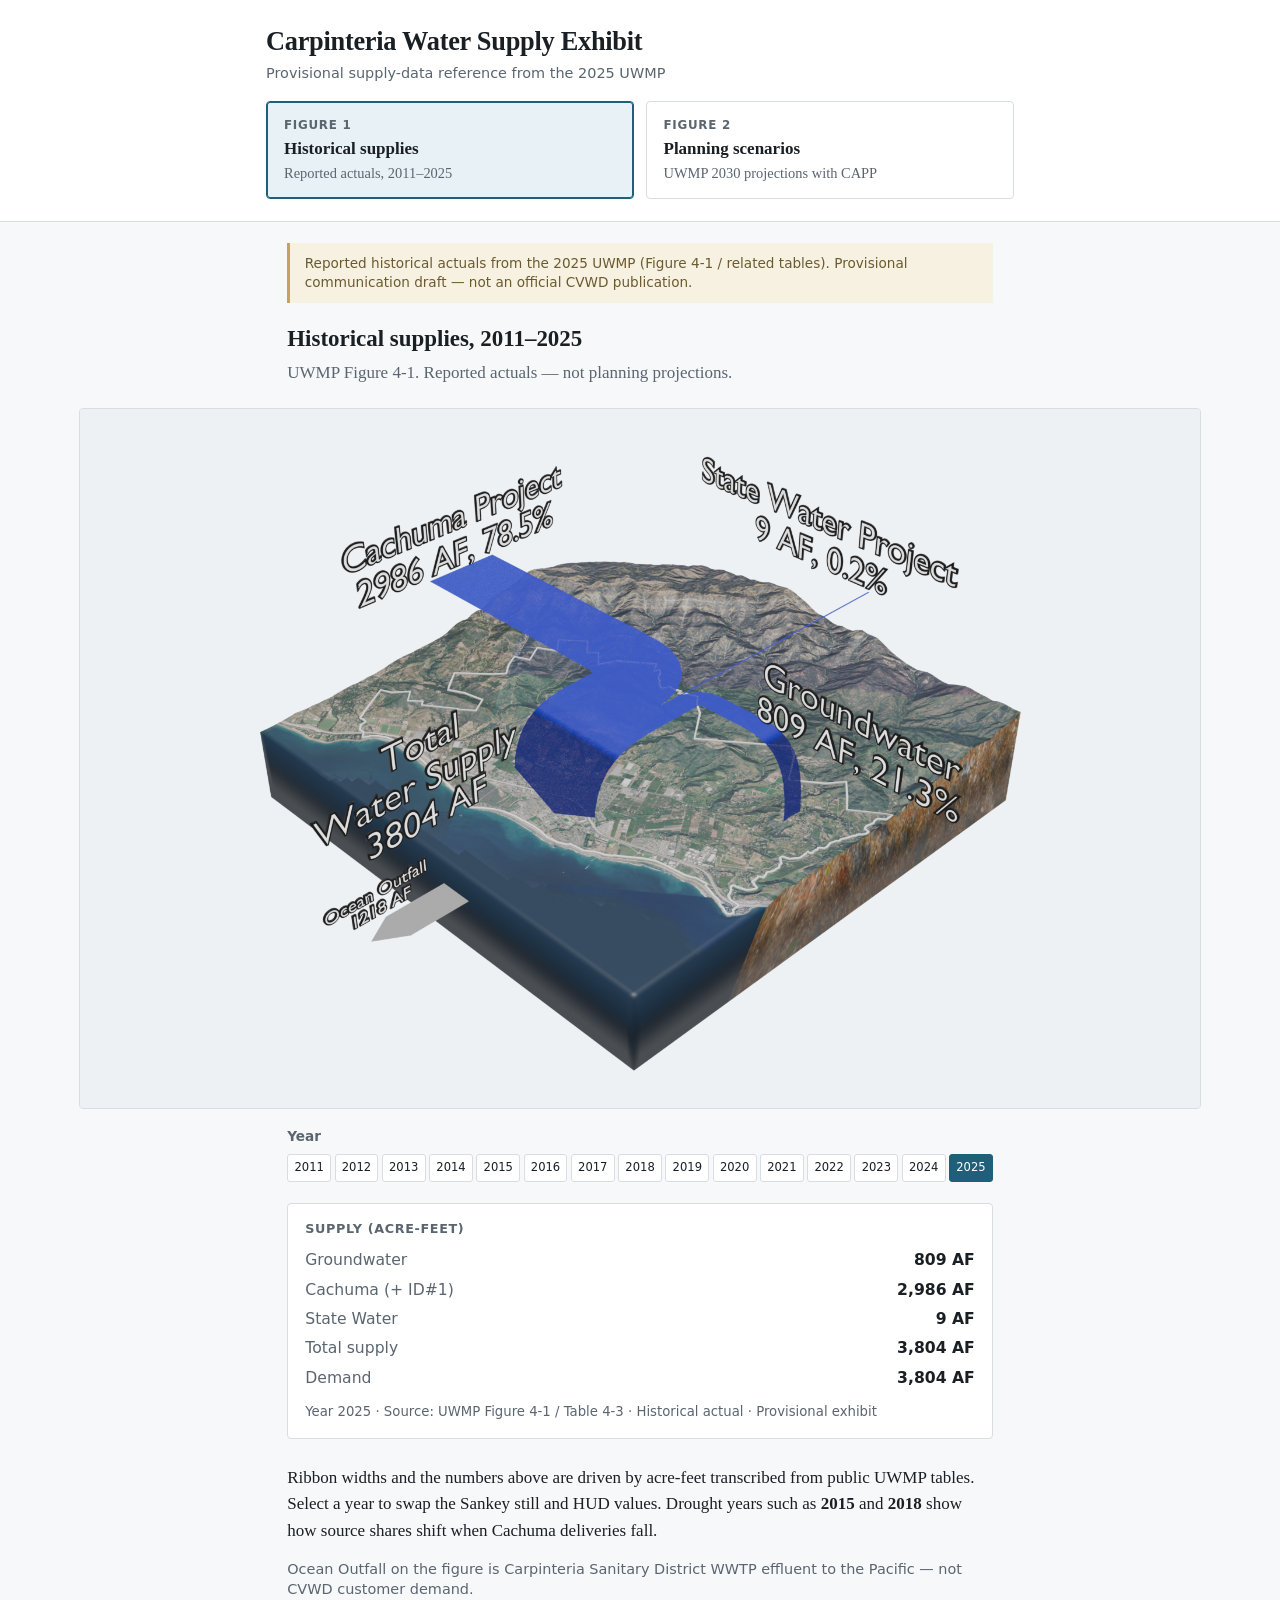
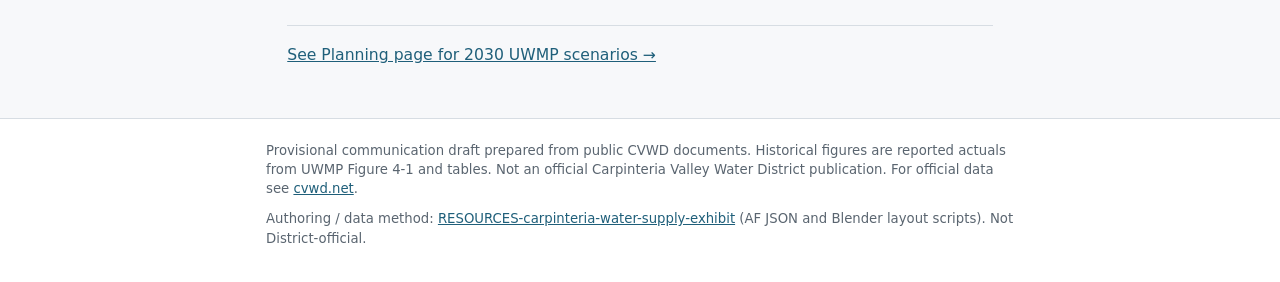
<file: index.html>
<!DOCTYPE html>
<html lang="en">
<head>
  <meta charset="utf-8" />
  <meta name="viewport" content="width=device-width, initial-scale=1" />
  <meta http-equiv="Cache-Control" content="no-cache" />
  <title>Historical Supplies — Carpinteria Water Supply Exhibit</title>
  <link rel="stylesheet" href="css/exhibit.css?v=6" />
</head>
<body>
  <header class="site-header">
    <div class="site-header-inner">
      <h1 class="site-title">Carpinteria Water Supply Exhibit</h1>
      <p class="site-tagline">Provisional supply-data reference from the 2025 UWMP</p>
      <nav class="figure-panels" aria-label="Exhibit figures">
        <a class="figure-panel" href="./" aria-current="page">
          <span class="eyebrow">Figure 1</span>
          <span class="label">Historical supplies</span>
          <span class="blurb">Reported actuals, 2011–2025</span>
        </a>
        <a class="figure-panel" href="planning/">
          <span class="eyebrow">Figure 2</span>
          <span class="label">Planning scenarios</span>
          <span class="blurb">UWMP 2030 projections with CAPP</span>
        </a>
      </nav>
    </div>
  </header>

  <main class="page">
    <p class="disclaimer-strip">
      Reported historical actuals from the 2025 UWMP (Figure 4-1 / related tables).
      Provisional communication draft — not an official CVWD publication.
    </p>

    <h2 class="page-subhead">Historical supplies, 2011–2025</h2>
    <p class="page-lede">UWMP Figure 4-1. Reported actuals — not planning projections.</p>

    <div class="figure-stage" id="figure-stage">
      <img
        id="sankey-img"
        src="assets/historical/sankey-2025.png"
        alt="Historical water supply Sankey diagram for 2025"
        width="1600"
        height="1000"
      />
      <div class="figure-placeholder" id="sankey-placeholder" hidden>
        Could not load Sankey still for <strong id="placeholder-year">2025</strong>.
      </div>
    </div>

    <div class="controls">
      <span class="controls-label" id="year-label">Year</span>
      <div
        class="year-buttons"
        id="year-buttons"
        role="group"
        aria-labelledby="year-label"
      >
        <button type="button" class="year-btn" data-year="2011">2011</button>
        <button type="button" class="year-btn" data-year="2012">2012</button>
        <button type="button" class="year-btn" data-year="2013">2013</button>
        <button type="button" class="year-btn" data-year="2014">2014</button>
        <button type="button" class="year-btn" data-year="2015">2015</button>
        <button type="button" class="year-btn" data-year="2016">2016</button>
        <button type="button" class="year-btn" data-year="2017">2017</button>
        <button type="button" class="year-btn" data-year="2018">2018</button>
        <button type="button" class="year-btn" data-year="2019">2019</button>
        <button type="button" class="year-btn" data-year="2020">2020</button>
        <button type="button" class="year-btn" data-year="2021">2021</button>
        <button type="button" class="year-btn" data-year="2022">2022</button>
        <button type="button" class="year-btn" data-year="2023">2023</button>
        <button type="button" class="year-btn" data-year="2024">2024</button>
        <button type="button" class="year-btn" data-year="2025" aria-pressed="true">2025</button>
      </div>
    </div>

    <section class="hud" aria-labelledby="hud-title">
      <h2 id="hud-title">Supply (acre-feet)</h2>
      <dl>
        <dt>Groundwater</dt>
        <dd id="hud-gw">—</dd>
        <dt>Cachuma (+ ID#1)</dt>
        <dd id="hud-cachuma">—</dd>
        <dt>State Water</dt>
        <dd id="hud-swp">—</dd>
        <dt>Total supply</dt>
        <dd id="hud-total">—</dd>
        <dt>Demand</dt>
        <dd id="hud-demand">—</dd>
      </dl>
      <p class="cite" id="hud-cite">Source: UWMP Figure 4-1 / Table 4-3 · Historical actual · Provisional exhibit</p>
    </section>

    <section class="prose">
      <p>
        Ribbon widths and the numbers above are driven by acre-feet transcribed from
        public UWMP tables. Select a year to swap the Sankey still and HUD values.
        Drought years such as <strong>2015</strong> and <strong>2018</strong> show how
        source shares shift when Cachuma deliveries fall.
      </p>
      <p class="figure-note">
        Ocean Outfall on the figure is Carpinteria Sanitary District WWTP effluent to the
        Pacific — not CVWD customer demand.
      </p>
    </section>

    <p class="cross-link">
      <a href="planning/">See Planning page for 2030 UWMP scenarios →</a>
    </p>
  </main>

  <footer class="site-footer">
    <div class="site-footer-inner">
      <p>
        Provisional communication draft prepared from public CVWD documents.
        Historical figures are reported actuals from UWMP Figure 4-1 and tables.
        Not an official Carpinteria Valley Water District publication.
        For official data see <a href="https://www.cvwd.net">cvwd.net</a>.
      </p>
      <p class="footer-method">
        Authoring / data method:
        <a href="https://github.com/oxremy/RESOURCES-carpinteria-water-supply-exhibit"
          >RESOURCES-carpinteria-water-supply-exhibit</a
        >
        (AF JSON and Blender layout scripts). Not District-official.
      </p>
    </div>
  </footer>

  <script src="js/historical.js?v=3" defer></script>
</body>
</html>
</file>
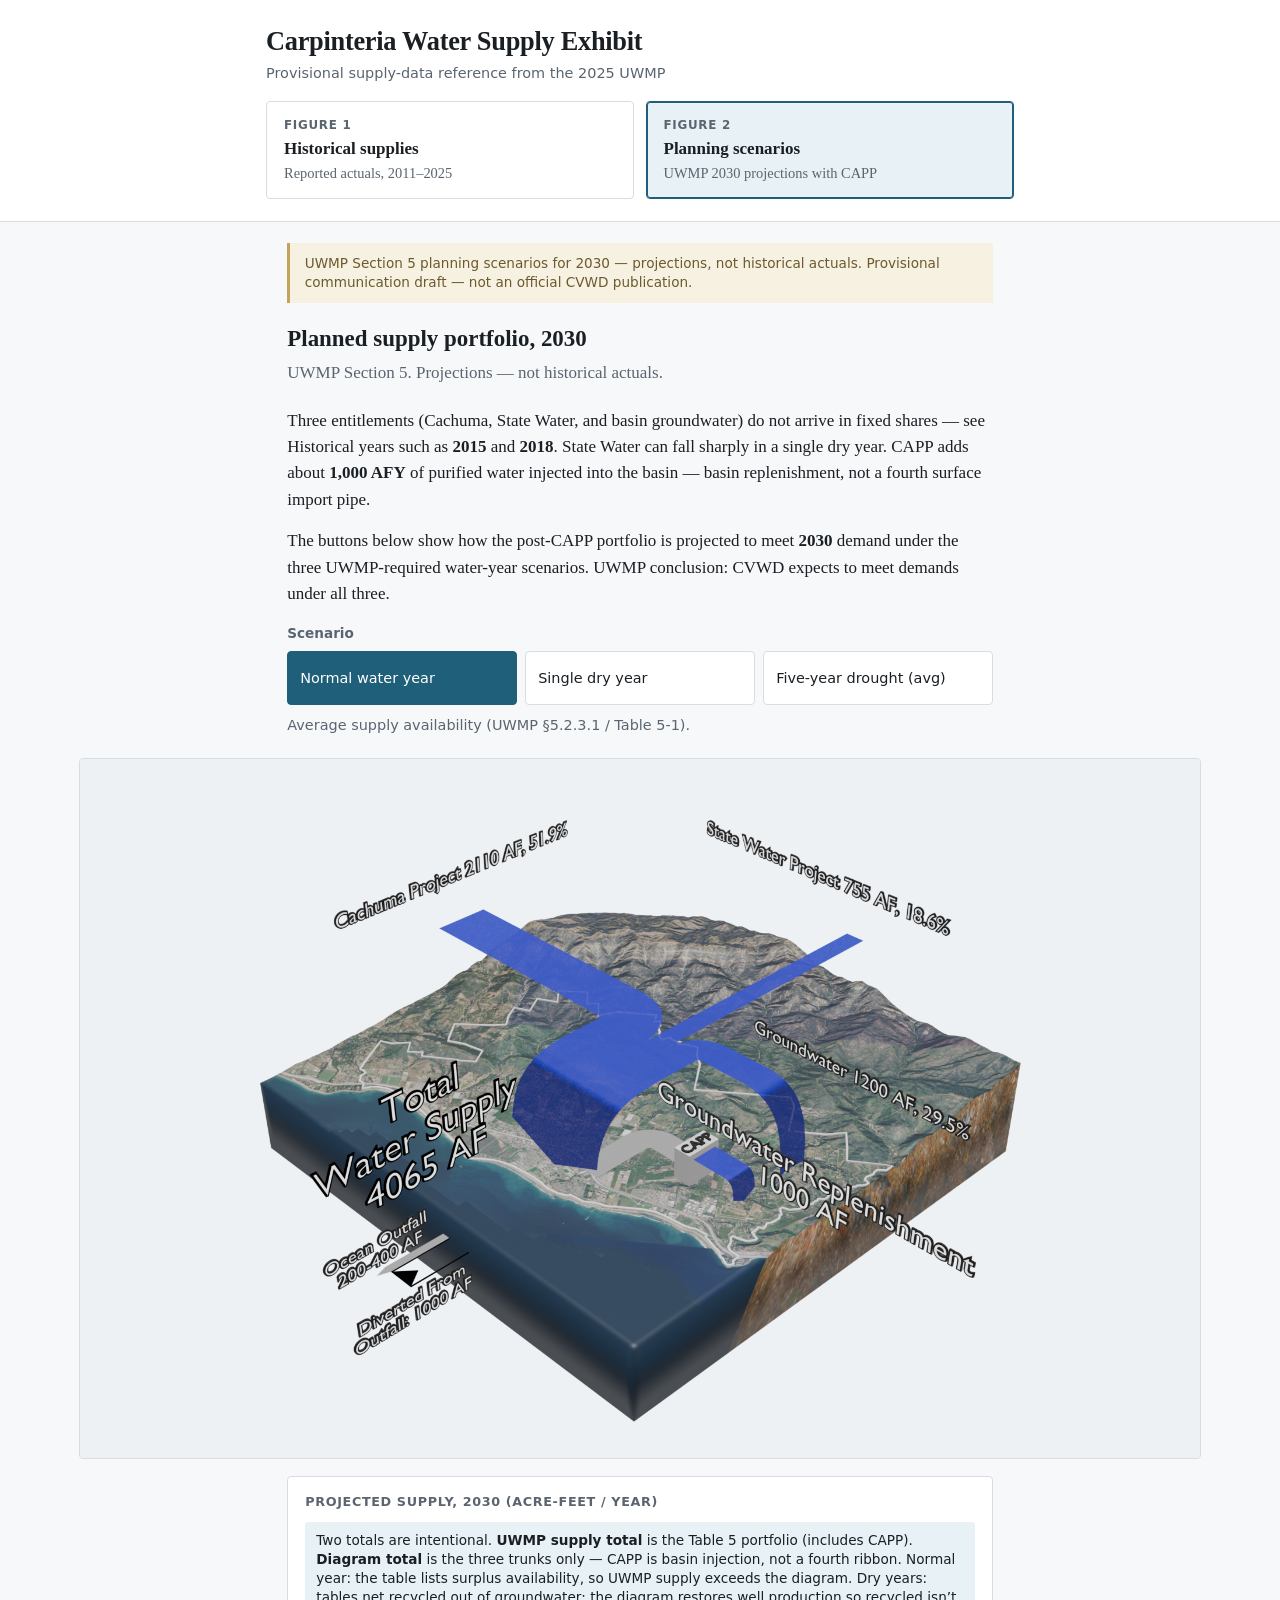
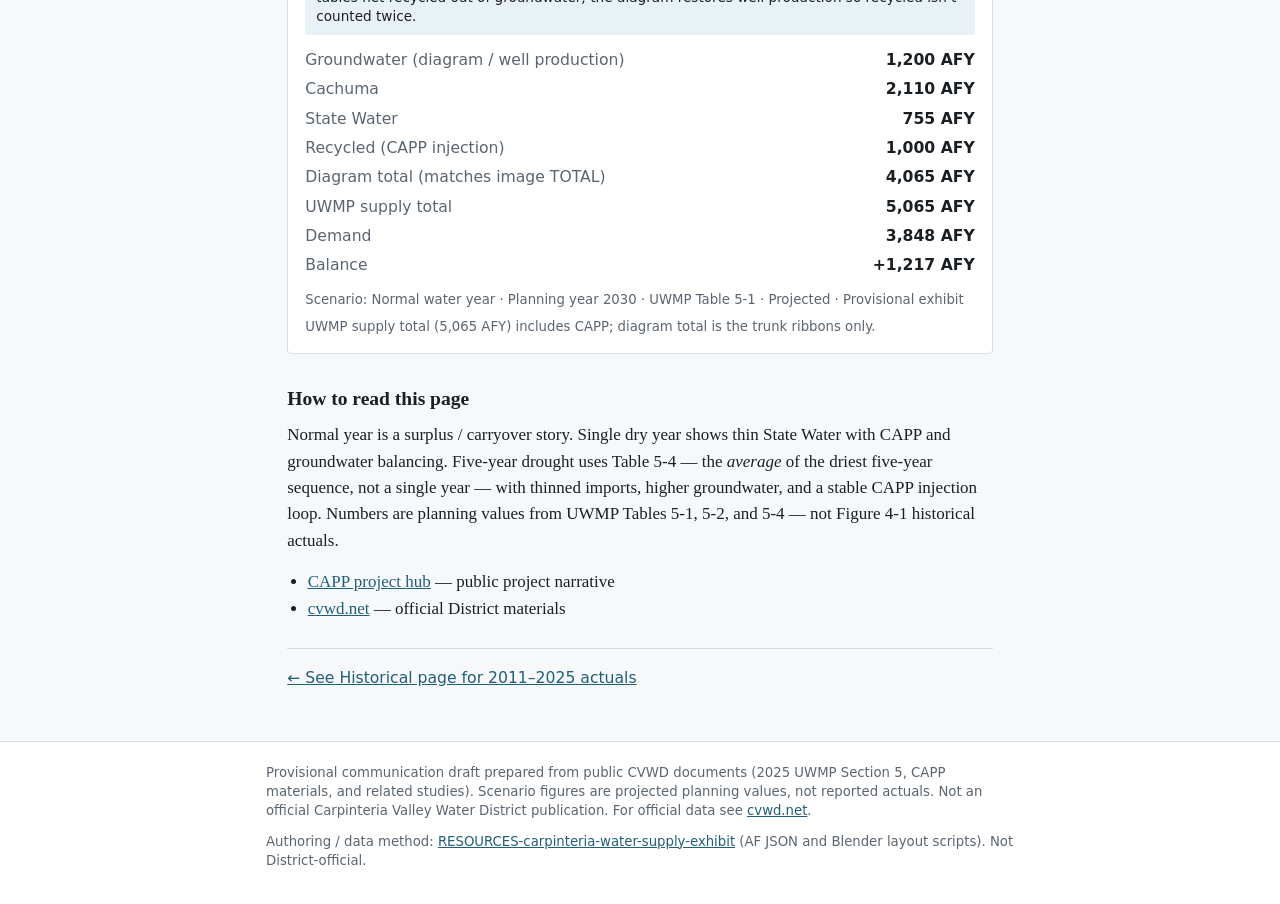
<file: planning/index.html>
<!DOCTYPE html>
<html lang="en">
<head>
  <meta charset="utf-8" />
  <meta name="viewport" content="width=device-width, initial-scale=1" />
  <title>Planning Scenarios — Carpinteria Water Supply Exhibit</title>
  <link rel="stylesheet" href="../css/exhibit.css?v=7" />
</head>
<body>
  <header class="site-header">
    <div class="site-header-inner">
      <h1 class="site-title">Carpinteria Water Supply Exhibit</h1>
      <p class="site-tagline">Provisional supply-data reference from the 2025 UWMP</p>
      <nav class="figure-panels" aria-label="Exhibit figures">
        <a class="figure-panel" href="../">
          <span class="eyebrow">Figure 1</span>
          <span class="label">Historical supplies</span>
          <span class="blurb">Reported actuals, 2011–2025</span>
        </a>
        <a class="figure-panel" href="./" aria-current="page">
          <span class="eyebrow">Figure 2</span>
          <span class="label">Planning scenarios</span>
          <span class="blurb">UWMP 2030 projections with CAPP</span>
        </a>
      </nav>
    </div>
  </header>

  <main class="page">
    <p class="disclaimer-strip">
      UWMP Section 5 planning scenarios for 2030 — projections, not historical actuals.
      Provisional communication draft — not an official CVWD publication.
    </p>

    <h2 class="page-subhead">Planned supply portfolio, 2030</h2>
    <p class="page-lede">UWMP Section 5. Projections — not historical actuals.</p>

    <section class="prose">
      <p>
        Three entitlements (Cachuma, State Water, and basin groundwater) do not arrive
        in fixed shares — see Historical years such as <strong>2015</strong> and
        <strong>2018</strong>. State Water can fall sharply in a single dry year.
        CAPP adds about <strong>1,000 AFY</strong> of purified water injected into the
        basin — basin replenishment, not a fourth surface import pipe.
      </p>
      <p>
        The buttons below show how the post-CAPP portfolio is projected to meet
        <strong>2030</strong> demand under the three UWMP-required water-year scenarios.
        UWMP conclusion: CVWD expects to meet demands under all three.
      </p>
    </section>

    <div class="controls">
      <label id="scenario-label">Scenario</label>
      <div class="scenario-grid" role="group" aria-labelledby="scenario-label">
        <button type="button" class="scenario-btn" data-scenario="normal_wy" aria-pressed="true">
          Normal water year
        </button>
        <button type="button" class="scenario-btn" data-scenario="single_dry" aria-pressed="false">
          Single dry year
        </button>
        <button type="button" class="scenario-btn" data-scenario="five_year_avg" aria-pressed="false">
          Five-year drought (avg)
        </button>
      </div>
      <p class="scenario-def" id="scenario-def"></p>
    </div>

    <div class="figure-stage" id="figure-stage">
      <img
        id="scenario-img"
        src="../assets/planning/scenario-normal.png"
        alt="Planning supply Sankey — Normal water year"
        width="1600"
        height="1000"
      />
      <div class="figure-placeholder" id="scenario-placeholder" hidden>
        Could not load scenario still.
        <code id="placeholder-path">assets/planning/scenario-normal.png</code>
      </div>
    </div>

    <section class="hud" aria-labelledby="hud-title">
      <h2 id="hud-title">Projected supply, 2030 (acre-feet / year)</h2>
      <p class="accounting-note">
        Two totals are intentional. <strong>UWMP supply total</strong> is the Table 5
        portfolio (includes CAPP). <strong>Diagram total</strong> is the three trunks
        only — CAPP is basin injection, not a fourth ribbon. Normal year: the table
        lists surplus availability, so UWMP supply exceeds the diagram. Dry years:
        tables net recycled out of groundwater; the diagram restores well production
        so recycled isn’t counted twice.
      </p>
      <dl>
        <dt>Groundwater <span class="hud-hint">(diagram / well production)</span></dt>
        <dd id="hud-gw">—</dd>
        <dt>Cachuma</dt>
        <dd id="hud-cachuma">—</dd>
        <dt>State Water</dt>
        <dd id="hud-swp">—</dd>
        <dt>Recycled (CAPP injection)</dt>
        <dd id="hud-recycled">—</dd>
        <dt>Diagram total <span class="hud-hint">(matches image TOTAL)</span></dt>
        <dd id="hud-diagram-total">—</dd>
        <dt>UWMP supply total</dt>
        <dd id="hud-uwmp-supply">—</dd>
        <dt>Demand</dt>
        <dd id="hud-demand">—</dd>
        <dt>Balance</dt>
        <dd id="hud-balance">—</dd>
      </dl>
      <p class="cite" id="hud-cite">Source: UWMP Table 5-x · Projected · Provisional exhibit</p>
      <p class="cite" id="hud-note"></p>
    </section>

    <section class="prose">
      <h2>How to read this page</h2>
      <p>
        Normal year is a surplus / carryover story. Single dry year shows thin State Water
        with CAPP and groundwater balancing. Five-year drought uses Table 5-4 — the
        <em>average</em> of the driest five-year sequence, not a single year — with
        thinned imports, higher groundwater, and a stable CAPP injection loop. Numbers
        are planning values from UWMP Tables 5-1, 5-2, and 5-4 — not Figure 4-1
        historical actuals.
      </p>
      <ul>
        <li><a href="https://www.cvwd.net/capp">CAPP project hub</a> — public project narrative</li>
        <li><a href="https://www.cvwd.net">cvwd.net</a> — official District materials</li>
      </ul>
    </section>

    <p class="cross-link">
      <a href="../">← See Historical page for 2011–2025 actuals</a>
    </p>
  </main>

  <footer class="site-footer">
    <div class="site-footer-inner">
      <p>
        Provisional communication draft prepared from public CVWD documents
        (2025 UWMP Section 5, CAPP materials, and related studies).
        Scenario figures are projected planning values, not reported actuals.
        Not an official Carpinteria Valley Water District publication.
        For official data see <a href="https://www.cvwd.net">cvwd.net</a>.
      </p>
      <p class="footer-method">
        Authoring / data method:
        <a href="https://github.com/oxremy/RESOURCES-carpinteria-water-supply-exhibit"
          >RESOURCES-carpinteria-water-supply-exhibit</a
        >
        (AF JSON and Blender layout scripts). Not District-official.
      </p>
    </div>
  </footer>

  <script src="../js/planning.js?v=6" defer></script>
</body>
</html>
</file>
<file: css/exhibit.css>
/* Carpinteria Water Supply Exhibit — simple article layout (CAPP-style content column) */

:root {
  --ink: #1a1f24;
  --muted: #5a6570;
  --line: #d7dde3;
  --paper: #f7f8fa;
  --surface: #ffffff;
  --accent: #1f5f7a;
  --accent-soft: #e8f1f5;
  --warn: #6b5a2e;
  --warn-bg: #f7f1e2;
  --max: 44rem;
  --figure-max: calc(var(--max) * 1.5);
  --pad: 1.25rem;
}

*,
*::before,
*::after {
  box-sizing: border-box;
}

html {
  font-size: 17px;
  -webkit-text-size-adjust: 100%;
}

body {
  margin: 0;
  font-family: Georgia, "Times New Roman", serif;
  line-height: 1.55;
  color: var(--ink);
  background: var(--paper);
}

a {
  color: var(--accent);
}

a:hover {
  text-decoration-thickness: 2px;
}

.site-header {
  background: var(--surface);
  border-bottom: 1px solid var(--line);
  padding: 1.5rem var(--pad) 1.25rem;
}

.site-header-inner {
  max-width: var(--max);
  margin: 0 auto;
}

.site-title {
  margin: 0 0 0.35rem;
  font-size: 1.55rem;
  font-weight: 700;
  letter-spacing: -0.01em;
  line-height: 1.25;
}

.site-tagline {
  margin: 0 0 1rem;
  font-family: system-ui, -apple-system, sans-serif;
  font-size: 0.85rem;
  line-height: 1.35;
  color: var(--muted);
}

.figure-panels {
  display: grid;
  grid-template-columns: 1fr 1fr;
  gap: 0.65rem;
}

.figure-panel {
  display: block;
  padding: 0.85rem 1rem;
  border: 1px solid var(--line);
  border-radius: 4px;
  background: var(--surface);
  text-decoration: none;
  color: var(--ink);
  transition: border-color 0.15s ease, background 0.15s ease;
}

.figure-panel:hover {
  border-color: var(--accent);
  background: var(--accent-soft);
}

.figure-panel[aria-current="page"] {
  border-color: var(--accent);
  background: var(--accent-soft);
  box-shadow: inset 0 0 0 1px var(--accent);
}

.figure-panel .eyebrow {
  display: block;
  font-family: system-ui, -apple-system, sans-serif;
  font-size: 0.7rem;
  font-weight: 600;
  letter-spacing: 0.06em;
  text-transform: uppercase;
  color: var(--muted);
  margin-bottom: 0.2rem;
}

.figure-panel .label {
  display: block;
  font-size: 1rem;
  font-weight: 700;
  line-height: 1.3;
}

.figure-panel .blurb {
  display: block;
  margin-top: 0.25rem;
  font-size: 0.85rem;
  color: var(--muted);
  line-height: 1.35;
}

.page {
  max-width: var(--max);
  margin: 0 auto;
  padding: 1.25rem var(--pad) 3rem;
}

.disclaimer-strip {
  margin: 0 0 1.25rem;
  padding: 0.65rem 0.85rem;
  font-family: system-ui, -apple-system, sans-serif;
  font-size: 0.8rem;
  line-height: 1.4;
  color: var(--warn);
  background: var(--warn-bg);
  border-left: 3px solid #c4a45a;
}

.page-subhead {
  margin: 0 0 0.35rem;
  font-size: 1.35rem;
  line-height: 1.3;
}

.page-lede {
  margin: 0 0 1.25rem;
  color: var(--muted);
  font-size: 1rem;
}

.figure-stage {
  /* 1.5× content lane; centered; header/HUD/prose stay at --max */
  --figure-width: min(var(--figure-max), calc(100vw - 2 * var(--pad)));
  width: var(--figure-width);
  max-width: none;
  margin: 0 0 1rem;
  margin-left: calc(50% - var(--figure-width) / 2);
  background: #eef1f4;
  border: 1px solid var(--line);
  border-radius: 4px;
  overflow: hidden;
  aspect-ratio: 16 / 10;
  display: grid;
  place-items: center;
  position: relative;
}

.figure-stage img {
  display: block;
  width: 100%;
  height: 100%;
  object-fit: contain;
  background: #eef1f4;
}

.figure-stage img[hidden] {
  display: none;
}

.figure-placeholder {
  padding: 1.5rem;
  text-align: center;
  font-family: system-ui, -apple-system, sans-serif;
  font-size: 0.9rem;
  color: var(--muted);
  line-height: 1.45;
}

.figure-placeholder[hidden] {
  display: none;
}

.figure-placeholder code {
  font-size: 0.8rem;
  background: #e2e7ec;
  padding: 0.1rem 0.35rem;
  border-radius: 3px;
}

.controls {
  margin: 0 0 1.25rem;
  font-family: system-ui, -apple-system, sans-serif;
}

.controls-label,
.controls label {
  display: block;
  font-size: 0.8rem;
  font-weight: 600;
  color: var(--muted);
  margin-bottom: 0.4rem;
}

.year-buttons {
  display: flex;
  flex-wrap: nowrap;
  gap: 0.2rem;
  width: 100%;
}

.year-btn {
  appearance: none;
  flex: 1 1 0;
  min-width: 0;
  margin: 0;
  padding: 0.35rem 0;
  border: 1px solid var(--line);
  border-radius: 3px;
  background: var(--surface);
  color: var(--ink);
  font-family: system-ui, -apple-system, sans-serif;
  font-size: 0.68rem;
  font-variant-numeric: tabular-nums;
  line-height: 1.2;
  text-align: center;
  cursor: pointer;
}

.year-btn:hover {
  border-color: var(--accent);
}

.year-btn[aria-pressed="true"] {
  background: var(--accent);
  border-color: var(--accent);
  color: #fff;
}

.scenario-btn {
  appearance: none;
  border: 1px solid var(--line);
  background: var(--surface);
  color: var(--ink);
  border-radius: 4px;
  padding: 0.45rem 0.7rem;
  font: inherit;
  font-family: system-ui, -apple-system, sans-serif;
  font-size: 0.85rem;
  cursor: pointer;
}

.scenario-btn:hover {
  border-color: var(--accent);
}

.scenario-btn[aria-pressed="true"] {
  background: var(--accent);
  border-color: var(--accent);
  color: #fff;
}

.scenario-grid {
  display: grid;
  grid-template-columns: 1fr;
  gap: 0.5rem;
}

@media (min-width: 560px) {
  .scenario-grid {
    grid-template-columns: repeat(3, 1fr);
  }
}

.scenario-btn {
  text-align: left;
  min-height: 3.2rem;
}

.scenario-def {
  margin: 0.55rem 0 0;
  font-size: 0.85rem;
  color: var(--muted);
}

.hud {
  margin: 0 0 1.5rem;
  padding: 0.9rem 1rem;
  background: var(--surface);
  border: 1px solid var(--line);
  border-radius: 4px;
  font-family: system-ui, -apple-system, sans-serif;
  font-size: 0.92rem;
}

.hud h2 {
  margin: 0 0 0.55rem;
  font-size: 0.75rem;
  font-weight: 700;
  letter-spacing: 0.05em;
  text-transform: uppercase;
  color: var(--muted);
}

.accounting-note {
  margin: 0 0 0.75rem;
  padding: 0.55rem 0.65rem;
  font-size: 0.8rem;
  line-height: 1.4;
  color: var(--ink);
  background: var(--accent-soft);
  border-radius: 3px;
}

.hud dl {
  display: grid;
  grid-template-columns: 1fr auto;
  gap: 0.3rem 1rem;
  margin: 0;
}

.hud dt {
  color: var(--muted);
}

.hud dd {
  margin: 0;
  text-align: right;
  font-variant-numeric: tabular-nums;
  font-weight: 600;
}

.hud .cite {
  margin: 0.75rem 0 0;
  font-size: 0.78rem;
  color: var(--muted);
}

.hud .hud-hint {
  font-weight: 500;
  text-transform: none;
  letter-spacing: 0;
  color: var(--muted);
}

.hud .cite + .cite {
  margin-top: 0.35rem;
}

.prose h2 {
  margin: 1.75rem 0 0.5rem;
  font-size: 1.15rem;
}

.prose p {
  margin: 0 0 0.9rem;
}

.prose .figure-note {
  margin: 0 0 0.9rem;
  font-family: system-ui, -apple-system, sans-serif;
  font-size: 0.85rem;
  line-height: 1.4;
  color: var(--muted);
}

.prose ul {
  margin: 0 0 1rem;
  padding-left: 1.2rem;
}

.cross-link {
  margin: 1.5rem 0 0;
  padding-top: 1rem;
  border-top: 1px solid var(--line);
  font-family: system-ui, -apple-system, sans-serif;
  font-size: 0.92rem;
}

.site-footer {
  border-top: 1px solid var(--line);
  background: var(--surface);
  padding: 1.25rem var(--pad) 2rem;
}

.site-footer-inner {
  max-width: var(--max);
  margin: 0 auto;
  font-family: system-ui, -apple-system, sans-serif;
  font-size: 0.78rem;
  line-height: 1.45;
  color: var(--muted);
}

.site-footer-inner p {
  margin: 0;
}

.site-footer-inner .footer-method {
  margin-top: 0.65rem;
}

@media (max-width: 520px) {
  .figure-panels {
    grid-template-columns: 1fr;
  }

  html {
    font-size: 16px;
  }
}
</file>
